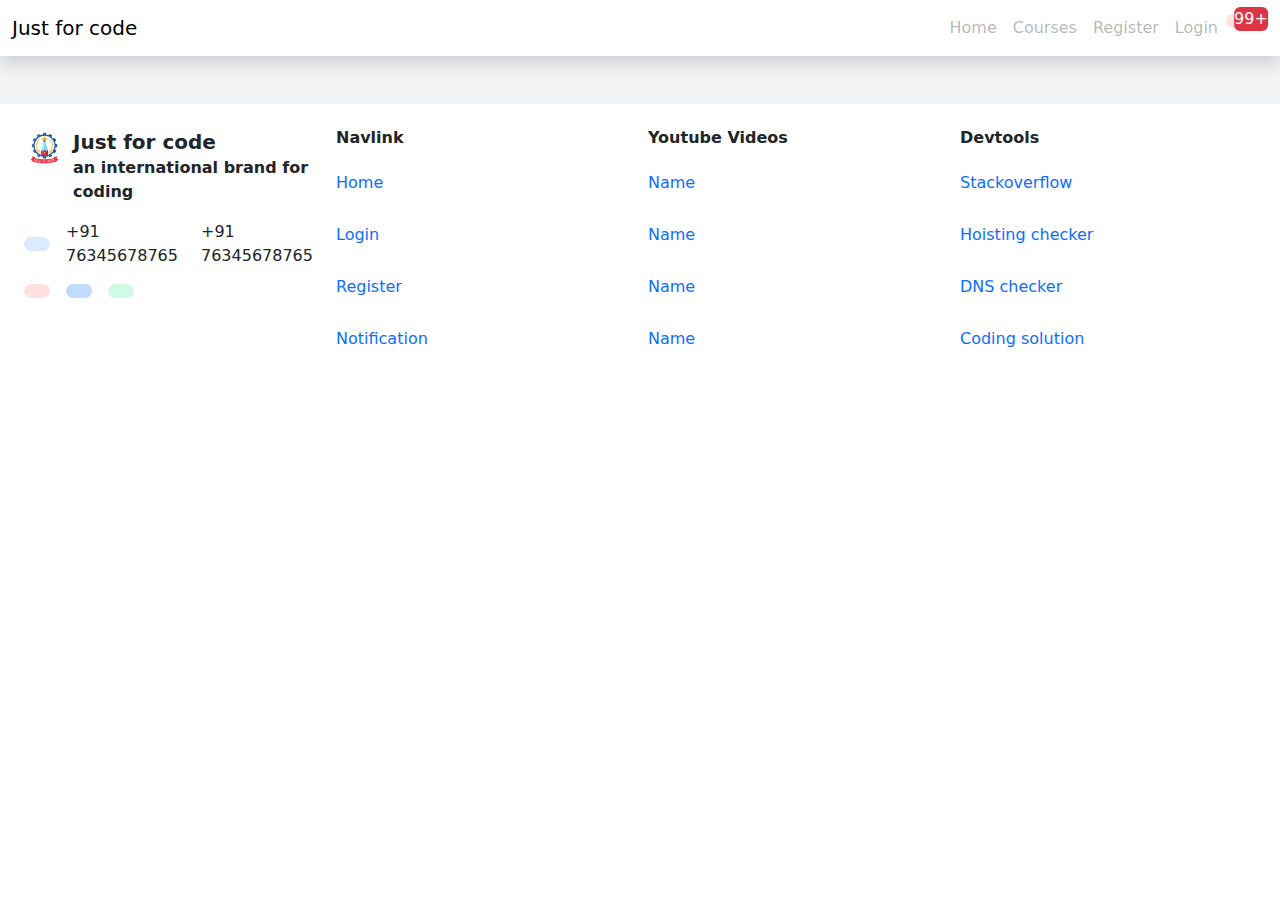
<file: index.html>
<!DOCTYPE html>
<html lang="en">

<head>
    <meta charset="UTF-8">
    <meta name="viewport" content="width=device-width, initial-scale=1.0">
    <!-- start css links -->
    <link rel="stylesheet" href="assets/css/bootstrap.min.css">
    <link rel="stylesheet" href="assets/css/animate.css">
    <link rel="stylesheet" href="/css/index.css">
    <link rel="stylesheet" href="assets/css/tailwind.css">
    <link rel="stylesheet" href="https://cdnjs.cloudflare.com/ajax/libs/font-awesome/6.5.2/css/all.min.css" integrity="sha512-SnH5WK+bZxgPHs44uWIX+LLJAJ9/2PkPKZ5QiAj6Ta86w+fsb2TkcmfRyVX3pBnMFcV7oQPJkl9QevSCWr3W6A==" crossorigin="anonymous" referrerpolicy="no-referrer" />
    <!-- end css link -->

    <!-- start js links -->
    <script src="assets/js/bootstrap.bundle.js"></script>
    <script src="assets/js/sweetalert.js"></script>
    <script src="assets/js/apexcharts.js"></script>
    <!-- end js links -->
    <title>Home page</title>
</head>

<body>
    
    <nav class="navbar navbar-expand-lg navbar-light bg-white shadow">
        <div class="container-fluid">
            <a class="navbar-brand" href="#">Just for code</a>
            <button class="navbar-toggler" type="button" data-bs-toggle="collapse" data-bs-target="#navbarScroll" aria-controls="navbarScroll" aria-expanded="false" aria-label="Toggle navigation">
                <span class="navbar-toggler-icon"></span>
            </button>
            <div class="collapse navbar-collapse" id="navbarScroll">
                <ul class="navbar-nav ms-auto my-2 mx-3 my-lg-0 navbar-nav-scroll" style="--bs-scroll-height: 100px;">
                    <li class="nav-item menu-items" to="#/">
                        <a class="nav-link disabled" href="#/" tabindex="-1">
                            Home
                        </a>
                    </li>
                    <li class="nav-item menu-items" to="#/courses">
                        <a class="nav-link disabled" href="#/courses" tabindex="-1">
                            Courses
                        </a>
                    </li>
                    <li class="nav-item menu-items" to="#/register">
                        <a class="nav-link disabled" href="#/register" tabindex="-1">
                            Register
                        </a>
                    </li>
                    <li class="nav-item menu-items" to="#/login">
                        <a class="nav-link disabled" href="#/login" tabindex="-1">
                            Login
                        </a>
                    </li>
                    <li class="nav-item">
                        <button class="btn rounded-full bg-red-100 text-red-600 position-relative">
                            <i class="fa-regular fa-bell"></i>
                            <span class="position-absolute bg-danger text-white rounded top-1 start-100 translate-middle "> 99+ </span>
                        </button>
                    </li>
                </ul>
            </div>
        </div>
    </nav>
    <div class="page min-h-auto p-4 bg-gray-100 ">
        
    </div>

    <footer class="bg-white-200 p-4">
        <div class="grid md:grid-cols-4 gap-3">
            <div class="flex flex-col gap-3">
                <div class="flex gap-x-2">
                    <div>
                        <img src="assets/images/logo.png" width="50" alt="">
                    </div>
                    <div>
                        <h1 class="font-bold text-xl">
                            Just for code
                        </h1>
                        <p class="font-semibold">
                            an international brand for coding
                        </p>
                    </div>
                </div>
                <div class="flex items-center gap-3">
                    <button class="btn bg-blue-100 rounded-full text-blue-600">
                        <i class="fa fa-phone"></i>
                    </button>
                    <p>+91 76345678765</p>
                    <p>+91 76345678765</p>
                </div>
                <div class="flex items-center gap-3">
                    <button class="btn bg-red-100 rounded-full text-red-600">
                        <i class="fa-brands fa-youtube"></i>
                    </button>
                    <button class="btn bg-blue-200 rounded-full text-blue-600">
                        <i class="fa-brands fa-linkedin-in"></i>
                    </button>
                    <button class="btn bg-green-100 rounded-full text-green-600">
                        <i class="fa-brands fa-whatsapp"></i>
                    </button>  
                </div>
            </div>
            <div>
                <h1 class="font-semibold mb-3">Navlink</h1>
                <ul class="nav flex flex-col gap-y-3">
                    <li class="nav-item">
                        <a href="#" class="nav-link ps-0">
                            Home
                        </a>
                    </li>
                    <li class="nav-item">
                        <a href="#" class="nav-link ps-0">
                            Login
                        </a>
                    </li>
                    <li class="nav-item">
                        <a href="#" class="nav-link ps-0">
                            Register
                        </a>
                    </li>
                    <li class="nav-item">
                        <a href="#" class="nav-link ps-0">
                            Notification
                        </a>
                    </li>
                </ul>
            </div>
            <div>
                <h1 class="font-semibold mb-3">Youtube Videos</h1>
                <ul class="nav flex flex-col gap-y-3">
                    <li class="nav-item">
                        <a href="#" class="nav-link ps-0">
                            Name
                        </a>
                    </li>
                    <li class="nav-item">
                        <a href="#" class="nav-link ps-0">
                            Name
                        </a>
                    </li>
                    <li class="nav-item">
                        <a href="#" class="nav-link ps-0">
                            Name
                        </a>
                    </li>
                    <li class="nav-item">
                        <a href="#" class="nav-link ps-0">
                            Name
                        </a>
                    </li>
                </ul>
            </div>
            <div>
                <h1 class="font-semibold mb-3">Devtools</h1>
                <ul class="nav flex flex-col gap-y-3">
                    <li class="nav-item">
                        <a href="#" class="nav-link ps-0">
                            Stackoverflow
                        </a>
                    </li>
                    <li class="nav-item">
                        <a href="#" class="nav-link ps-0">
                            Hoisting checker
                        </a>
                    </li>
                    <li class="nav-item">
                        <a href="#" class="nav-link ps-0">
                            DNS checker
                        </a>
                    </li>
                    <li class="nav-item">
                        <a href="#" class="nav-link ps-0">
                            Coding solution
                        </a>
                    </li>
                </ul>
            </div>
        </div>

    </footer>
    <script src="js/index.js" type="module"></script>
</body>

</html>
</file>
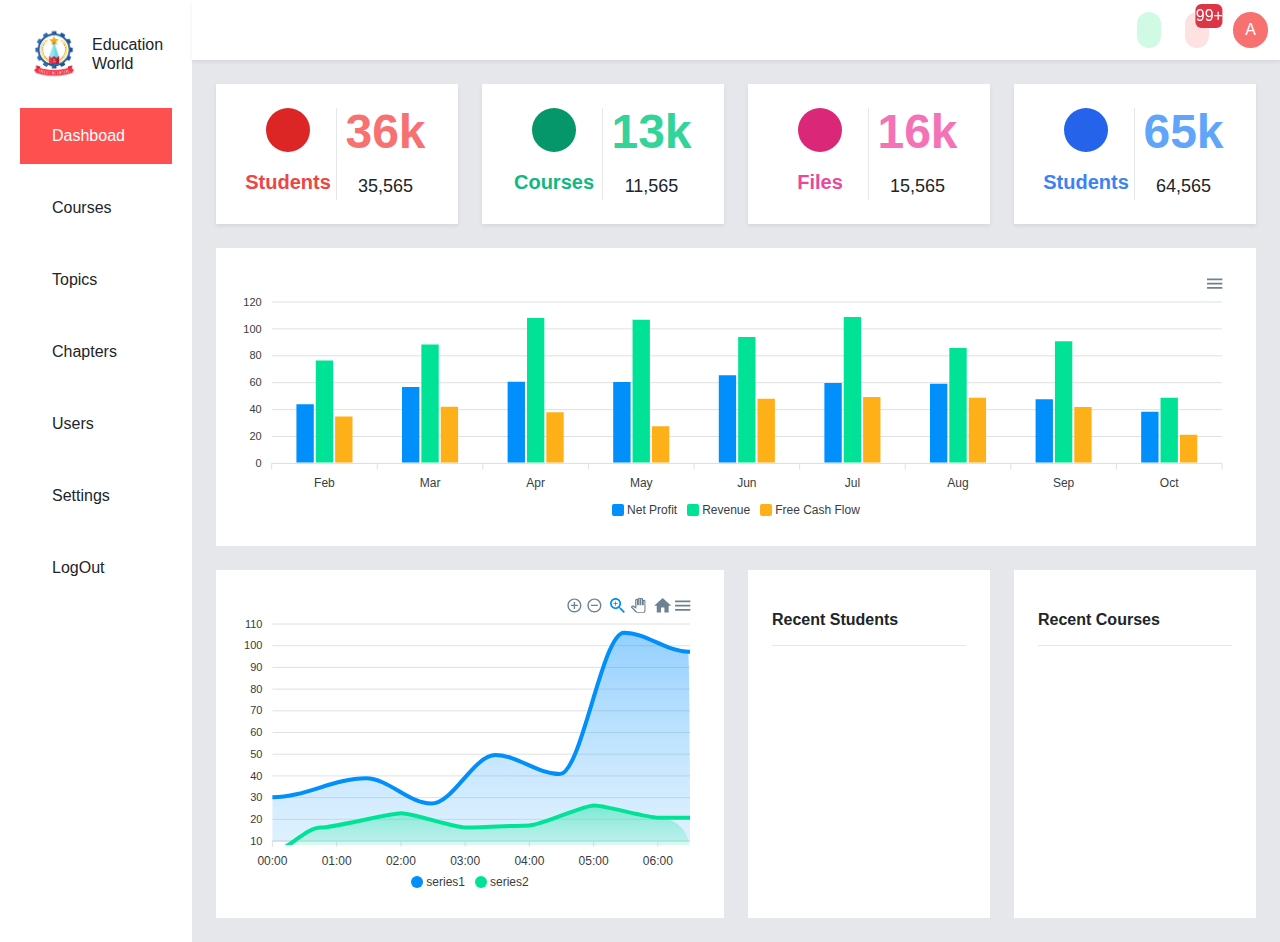
<file: admin/admin.html>
<!DOCTYPE html>
<html lang="en">
<head>
    <meta charset="UTF-8">
    <meta name="viewport" content="width=device-width, initial-scale=1.0">
    <!-- start css links -->
     <link rel="stylesheet" href="../assets/css/bootstrap.min.css">
     <link rel="stylesheet" href="../assets/css/animate.css">
     <link rel="stylesheet" href="css/index.css">
     <link rel="stylesheet" href="../assets/css/tailwind.css">
     <link rel="stylesheet" href="https://cdnjs.cloudflare.com/ajax/libs/font-awesome/6.5.2/css/all.min.css" integrity="sha512-SnH5WK+bZxgPHs44uWIX+LLJAJ9/2PkPKZ5QiAj6Ta86w+fsb2TkcmfRyVX3pBnMFcV7oQPJkl9QevSCWr3W6A==" crossorigin="anonymous" referrerpolicy="no-referrer" />
    <!-- end css link -->

    <!-- start js links -->
     <script src="../assets/js/bootstrap.bundle.js"></script>
     <script src="../assets/js/sweetalert.js"></script>
     <script src="../assets/js/apexcharts.js"></script>
    <!-- end js links -->
    <title>admin panel</title>
</head>
<body>
    <div class="side-nav active">
        <div class="logo d-flex align-items-center gap-2 p-4">
            <img src="../assets/images/logo.png" alt="logo" width="60" height="60">
            <h6>Education World</h6>
        </div>
        <ul>
            <li class="image-items active" to="#/">
                <i class="fa fa-dashboard"></i>
                Dashboad
            </li>
            <li class="image-items" to="#/courses">
                <i class="fa fa-book"></i>
                Courses
            </li>
            <li class="image-items" to="#/topics">
                <i class="fa-solid fa-camera-retro"></i>
                Topics
            </li>
            <li class="image-items" to="#/chapters">
                <i class="fa-solid fa-book-open"></i>
                Chapters
            </li>
            <li class="image-items" to="#/users">
                <i class="fa fa-user"></i>
                Users
            </li>
            <li class="image-items" to="#/settings">
                <i class="fa-solid fa-gear"></i>
                Settings
            </li>
            <li class="image-items" to="#/logout">
                <i class="fa-solid fa-arrow-right-from-bracket"></i>
                LogOut
            </li>
        </ul>
    </div>
    <div class="page-content active">
        <div class="navbar bg-white shadow-sm sticky-top">
            <div class="container-fluid">
                <button class="btn toggle-btn">
                    <i class="fa fa-align-left"></i>
                </button>
                <div class="flex gap-4">
                    <button class="btn rounded-full bg-green-100 text-green-600">
                        <i class="fa-regular fa-envelope"></i>
                    </button>
                    <button class="btn rounded-full bg-red-100 text-red-600 position-relative">
                        <i class="fa-regular fa-bell"></i>
                        <span class="position-absolute bg-danger text-white rounded top-1 start-100 translate-middle "> 99+ </span>
                    </button>
                    <button class="btn rounded-full bg-red-400 text-white">
                        A
                    </button>
                </div>
            </div>
        </div>
        <div class="page p-4">
            
        </div>
    </div>
    <script src="js/index.js" type="module"></script>
</body>
</html>
</file>
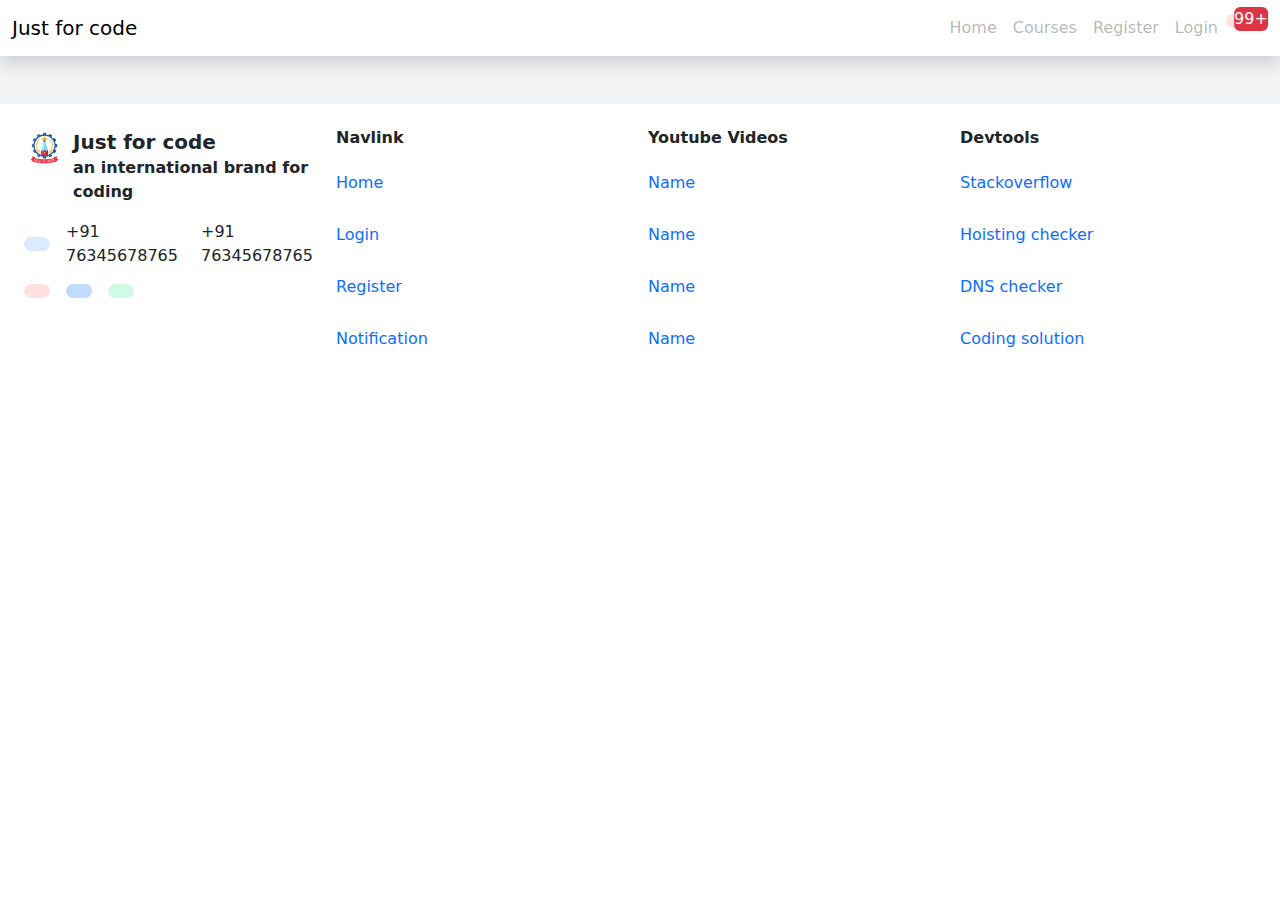
<file: user/user.html>
<!DOCTYPE html>
<html lang="en">
<head>
    <meta charset="UTF-8">
    <meta name="viewport" content="width=device-width, initial-scale=1.0">
    <!-- start css links -->
     <link rel="stylesheet" href="../assets/css/bootstrap.min.css">
     <link rel="stylesheet" href="../assets/css/animate.css">
     <link rel="stylesheet" href="css/index.css">
     <link rel="stylesheet" href="../assets/css/tailwind.css">
     <link rel="stylesheet" href="https://cdnjs.cloudflare.com/ajax/libs/font-awesome/6.5.2/css/all.min.css" integrity="sha512-SnH5WK+bZxgPHs44uWIX+LLJAJ9/2PkPKZ5QiAj6Ta86w+fsb2TkcmfRyVX3pBnMFcV7oQPJkl9QevSCWr3W6A==" crossorigin="anonymous" referrerpolicy="no-referrer" />
    <!-- end css link -->

    <!-- start js links -->
     <script src="../assets/js/bootstrap.bundle.js"></script>
     <script src="../assets/js/sweetalert.js"></script>
     <script src="../assets/js/apexcharts.js"></script>
    <!-- end js links -->
    <title>user panel</title>
</head>
<body>
    <div class="side-nav active">
        <div class="logo d-flex align-items-center gap-2 p-4">
            <img class="profile" src="../assets/images/logo.png" alt="logo" width="60" height="60">
            <h6  class="user-name" >Education World</h6>
        </div>
        <ul>
            <li class="image-items active" to="#/">
                <i class="fa fa-dashboard"></i>
                Dashboad
            </li>
            <li class="image-items logout-btn" to="#/logout">
                <i class="fa-solid fa-arrow-right-from-bracket"></i>
                LogOut
            </li>
        </ul>
    </div>
    <div class="page-content active">
        <div class="navbar bg-white shadow-sm sticky-top">
            <div class="container-fluid">
                <button class="btn toggle-btn">
                    <i class="fa fa-align-left"></i>
                </button>
                <div class="flex gap-4">
                    <button data-bs-toggle="modal" data-bs-target="#user-m-modal" class="btn user-m-btn rounded-full bg-green-100 text-green-600">
                        <i class="fa-regular fa-envelope"></i>
                    </button>
                    <button data-bs-toggle="modal" data-bs-target="#user-m-l-modal" class="btn rounded-full bg-red-100 text-red-600 position-relative">
                        <i class="fa-regular fa-bell"></i>
                        <span class="position-absolute bg-danger text-white rounded top-1 start-100 translate-middle count-msg"> 
                        </span>
                    </button>
                    <button class="btn letter-name rounded-full bg-red-400 text-white"> 
                    </button>
                </div>
            </div>
        </div>
        <div class="page flex flex-col gap-y-6 p-4">
            <div class="bg-white profile-box p-4">
                <h3 class="font-bold text-2xl">Profile</h3>
                <div class="my-4 flex gap-x-4 align-items-center">
                    <img width="70" class="'rounded-full" src="https://www.justforcode.in/team/d-2.jpeg" alt="">
                    <div>
                        <h1 class="font-semibold mb-1">Suman</h1>
                        <p>suman@gmail.com</p>
                    </div>
                </div>
                <form class="grid md:grid-cols-3 gap-4">
                    <div class="form-group flex flex-col">
                        <input type="text" disabled >
                        <label for="name">Father name</label>
                    </div>
                    <div class="form-group flex flex-col">
                        <label for="name">Mobile</label>
                        <input type="text" disabled >
                    </div>
                    <div class="form-group flex flex-col">
                        <label for="name">Address</label>
                        <input type="text" disabled >
                    </div>
                    <div class="form-group flex flex-col">
                        <label for="name">Type</label>
                        <input type="text" disabled >
                    </div>
                    <div class="form-group flex flex-col">
                        <label for="name">Courses</label>
                        <input type="text" disabled >
                    </div>
                    <div class="form-group flex flex-col">
                        <label for="name">Password</label>
                        <input type="text" disabled >
                    </div>
                    <div class="form-group flex flex-col">
                        <label for="name">Status</label>
                        <input type="text" disabled >
                    </div>
                    <div class="form-group flex flex-col">
                        <label for="name">Price</label>
                        <input type="text" disabled >
                    </div>
                    <div class="form-group flex flex-col">
                        <label for="name">Created at</label>
                        <input type="text" disabled >
                    </div>
                </form>
            </div>
            <div>
                <h1 class="font-bold text-2xl">Courses</h1>
                <div class="course-list grid md:grid-cols-3 gap-4">
                    
                </div>
            </div>
        </div>
    </div>


    <div class="modal animate__animated animate__zoomIn" id="user-m-modal">
        <div class="modal-dialog modal-dialog-centered">
            <div class="modal-content">
                <div class="modal-header">
                    <h5 class="text-xl font-semibold">Create new message</h5>
                    <button type="button" class="btn-close" data-bs-dismiss="modal" aria-label="Close"></button>
                </div>
                <div class="modal-body">
                    <form class="user-m-form">
                        <div class="mb-3 form-group">
                            <label for="form">From<sup class="text-red-400">*</sup></label>
                            <input required class="form-control" readonly value="user" type="text" name="type">
                        </div>
                        <div class="mb-3 form-group">
                            <label for="name">User name<sup class="text-red-400">*</sup></label>
                            <input name="name" readonly  class="form-control" type="text" >
                        </div>
                        <div class="mb-3 form-group">
                            <label for="email">User email<sup class="text-red-400">*</sup></label>
                            <input name="email" readonly  class="form-control" type="email" >
                        </div>
                        <div class="mb-3 form-group">
                            <label for="title">Title<sup class="text-red-400">*</sup></label>
                            <input name="title" required class="form-control" type="text" >
                        </div>
                        <div class="mb-3 form-group">
                            <label for="message">Message<sup class="text-red-400">*</sup></label>
                            <textarea name="messsage" class="form-control" id=""></textarea>
                        </div>
                        <div class="mb-3 form-group">
                            <button type="submit" class="btn w-full bg-blue-400 text-white">
                                Submit
                            </button>
                            <button type="button" class="d-none btn w-full bg-red-400 text-white">
                                Update
                            </button>
                        </div>
                    </form>
                </div>
            </div>
        </div>
    </div>

    <div class="modal animate__animated animate__zoomIn" id="user-m-l-modal">
        <div class="modal-dialog modal-dialog-centered modal-lg">
            <div class="modal-content">
                <div class="modal-header">
                    <h5 class="text-xl font-semibold">Message List</h5>
                    <button type="button" class="btn-close" data-bs-dismiss="modal" aria-label="Close"></button>
                </div>
                <div class="modal-body table-responsive">
                    <table class="table table-striped">
                        <thead>
                            <tr>
                                <th class="text-nowrap">Sr.</th>
                                <th class="text-nowrap">Title</th>
                                <th class="text-nowrap">Message</th>
                                <th class="text-nowrap">Date</th>
                                <th class="text-nowrap">Action</th>
                            </tr>
                        </thead>
                        <tbody class="user-msg-list">
                            
                        </tbody>
                    </table>
                </div>
            </div>
        </div>
    </div>

    <script src="js/index.js" type="module"></script>
</body>
</html>
</file>
<file: css/index.css>
*{
    padding: 0;
    margin: 0;
    box-sizing: border-box;
}

.page .not-found{
    animation: swing;
    animation-duration: 1s;

}

.page .not-found h1{
    font-size: 80px;
}

.page .not-found button{
    padding: 10px;
    border: none;
    border-radius: 8px;
    background-color: rgb(255, 80, 80);
    color: #fff;
}

.page .not-found button:hover{
    background-color: rgba(255, 93, 93, 0.884);
    color: #fff;
}
</file>
<file: admin/css/index.css>
*{
    padding: 0px;
    margin: 0px;
    font-family: Arial, Helvetica, sans-serif;
}

.side-nav{
    background-color: #fff;
    min-height: 100vh;
    width: 0%;
    position: absolute;
    top: 0;
    left: 0;
    opacity: 0;
    transition: 0.3s ease;
}

.side-nav.active{
    width: 15%;
    opacity: 1;
}

.page-content{
    background-color: #e5e7eb;
    width: 100%;
    min-height: 100vh;
    margin-left: 0;
    transition: 0.3s ease;
}

.page-content.active{
    width: 85%;
    margin-left: 15%;
}

.page-content .navbar{
    height: 60px !important;
}

.btn{
    box-shadow: none!important;
    border: none!important;
}

.side-nav ul{
    list-style: none;
    display: flex;
    flex-direction: column;
    gap: 1rem;
    cursor: pointer;
}

.side-nav ul li{
    display: flex;
    align-items: center;
    gap: 16px;
    padding: 16px 16px 16px 16px;
    margin: 0px 20px;
}

.side-nav ul li.active{
    background-color: rgb(255, 80, 80);
    color: #fff;
}

.side-nav ul li:hover{
    background-color: rgba(255, 93, 93, 0.884);
    color: #fff;
    transition: .3s ease;
}

.side-nav ul li.active{
    background-color: rgb(255, 80, 80);
    color: #fff;
}

.page .not-found{
    animation: swing;
    animation-duration: 1s;

}

.page .not-found h1{
    font-size: 80px;
}

.page .not-found button{
    padding: 10px;
    border: none;
    border-radius: 8px;
    background-color: rgb(255, 80, 80);
    color: #fff;
}

.page .not-found button:hover{
    background-color: rgba(255, 93, 93, 0.884);
    color: #fff;
}
</file>
<file: user/css/index.css>
*{
    padding: 0px;
    margin: 0px;
    font-family: Arial, Helvetica, sans-serif;
}

.side-nav{
    background-color: #fff;
    min-height: 100vh;
    width: 0%;
    position: absolute;
    top: 0;
    left: 0;
    opacity: 0;
    transition: 0.3s ease;
}

.side-nav.active{
    width: 15%;
    opacity: 1;
}

.page-content{
    background-color: #e5e7eb;
    width: 100%;
    min-height: 100vh;
    margin-left: 0;
    transition: 0.3s ease;
}

.page-content.active{
    width: 85%;
    margin-left: 15%;
}

.page-content .navbar{
    height: 60px !important;
}

.btn{
    box-shadow: none!important;
    border: none!important;
}

.side-nav ul{
    list-style: none;
    display: flex;
    flex-direction: column;
    gap: 1rem;
    cursor: pointer;
}

.side-nav ul li{
    display: flex;
    align-items: center;
    gap: 16px;
    padding: 16px 16px 16px 16px;
    margin: 0px 20px;
}

.side-nav ul li.active{
    background-color: rgb(255, 80, 80);
    color: #fff;
}

.side-nav ul li:hover{
    background-color: rgba(255, 93, 93, 0.884);
    color: #fff;
    transition: .3s ease;
}

.side-nav ul li.active{
    background-color: rgb(255, 80, 80);
    color: #fff;
}

.page .not-found{
    animation: swing;
    animation-duration: 1s;

}

.page .not-found h1{
    font-size: 80px;
}

.page .not-found button{
    padding: 10px;
    border: none;
    border-radius: 8px;
    background-color: rgb(255, 80, 80);
    color: #fff;
}

.page .not-found button:hover{
    background-color: rgba(255, 93, 93, 0.884);
    color: #fff;
}
</file>
